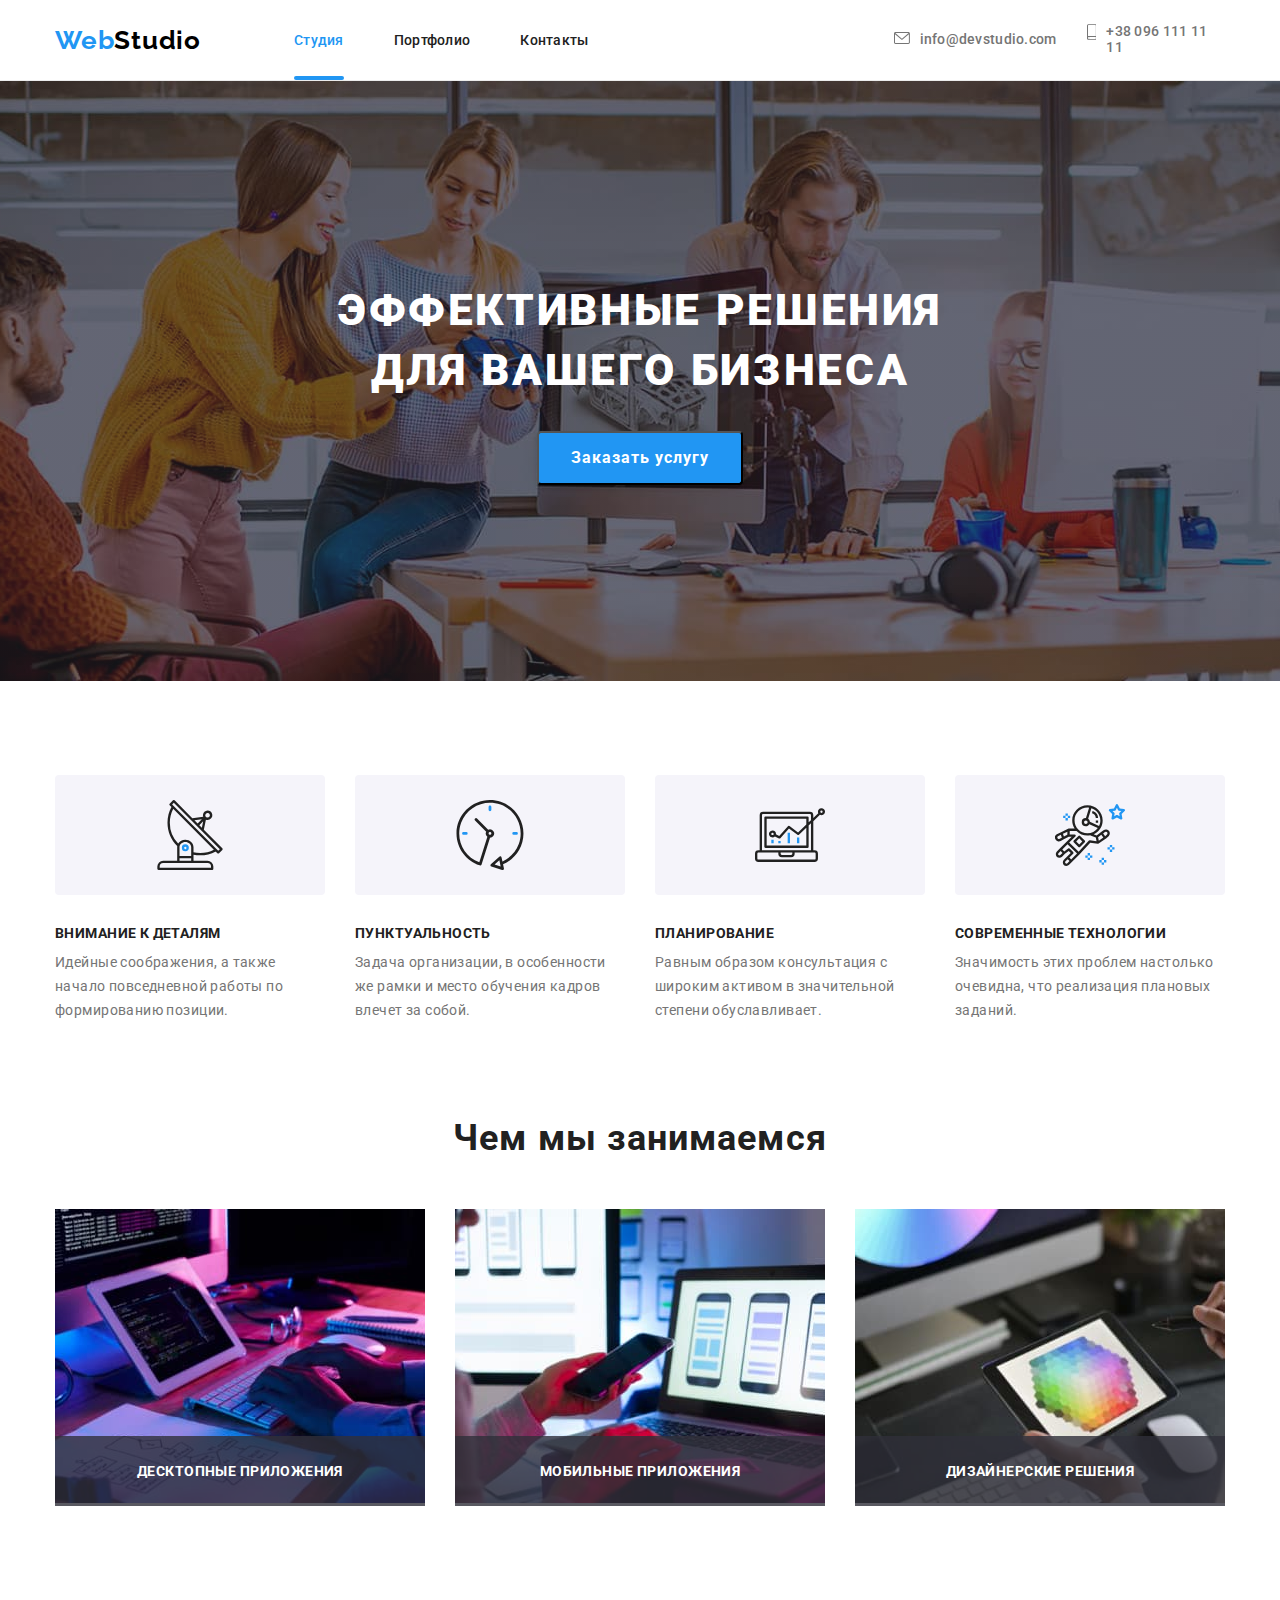
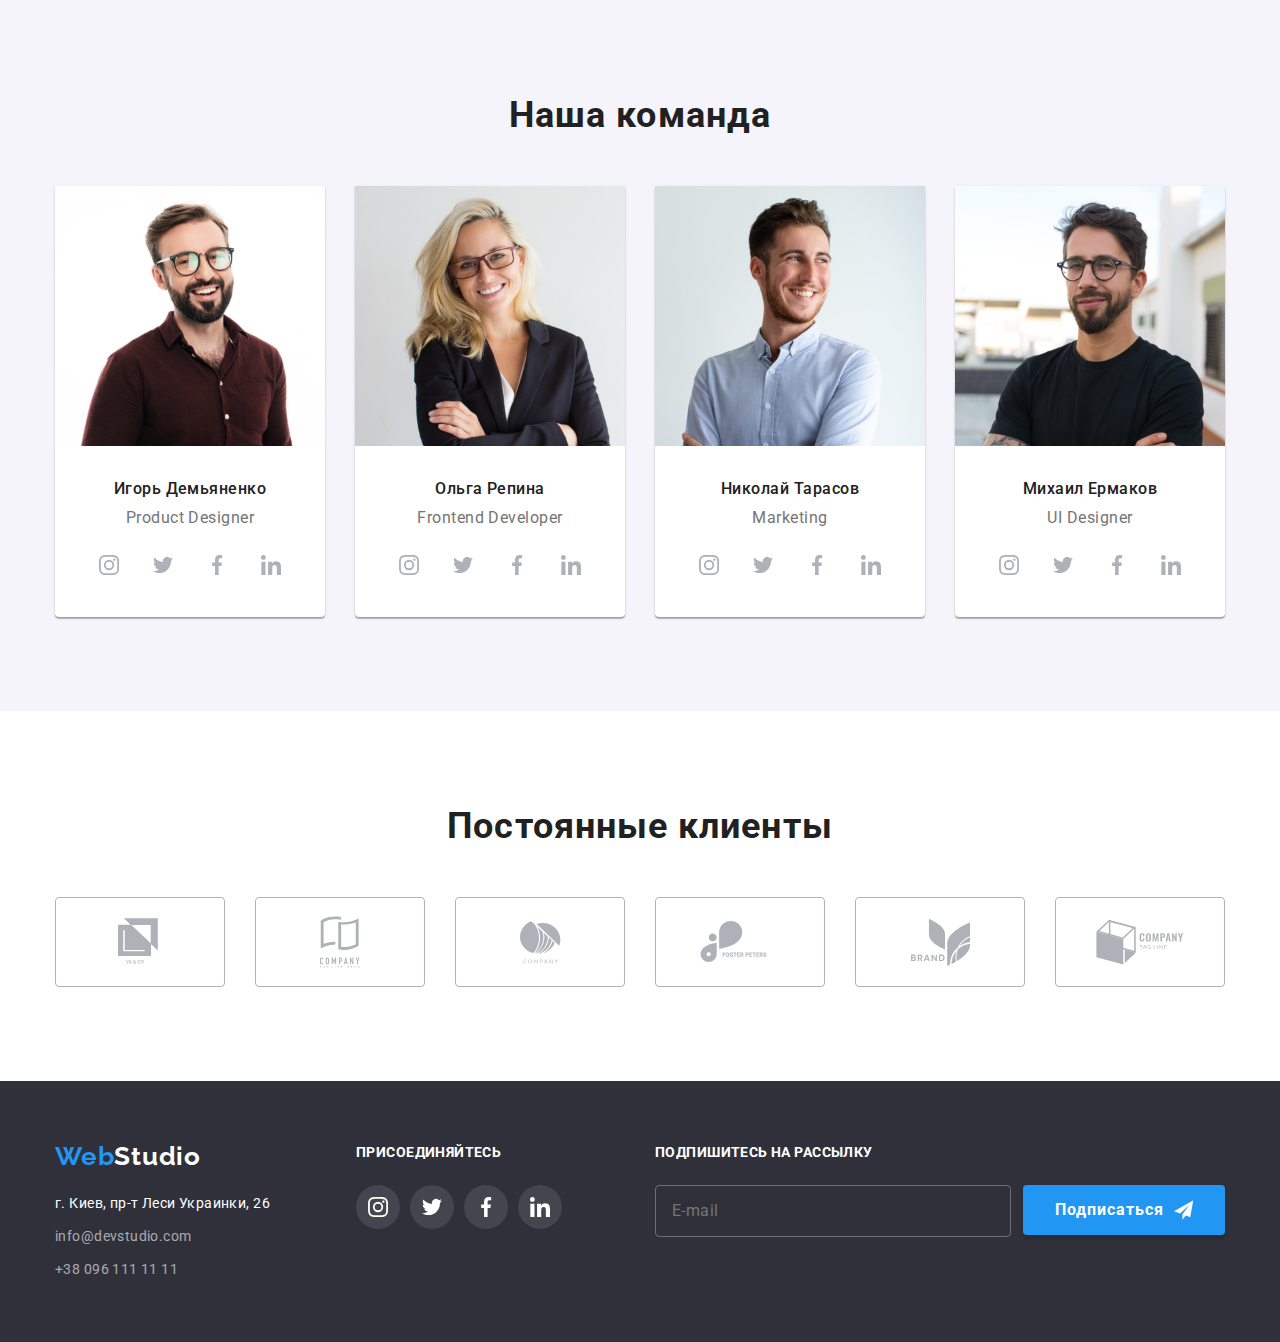
<file: index.html>
<!DOCTYPE html>
<html lang="ru">
	<head>
		<meta charset="UTF-8" />
		<meta name="viewport" content="width=device-width, initial-scale=1.0" />
		<title>Студия</title>
		<link
			rel="stylesheet"
			href="https://cdnjs.cloudflare.com/ajax/libs/modern-normalize/1.0.0/modern-normalize.min.css"
		/>
		<link rel="preconnect" href="https://fonts.gstatic.com" />
		<link
			href="https://fonts.googleapis.com/css2?family=Raleway:wght@700&family=Roboto:wght@400;500;700;900&display=swap"
			rel="stylesheet"
		/>
		<link rel="stylesheet" href="./css/main.min.css" />
	</head>
	<body>
		<header class="header">
			<div class="container">
				<nav class="navigation">
					<a class="logo link" href="/index.html" lang="en">
						Web
						<span class="logo__black">Studio</span>
					</a>
					<ul class="menu-list list">
						<li class="menu-list__item">
							<a class="menu-list__link active_link link" href="#">Студия</a>
						</li>
						<li class="menu-list__item">
							<a class="menu-list__link link" href="./portfolio.html">Портфолио</a>
						</li>
						<li class="menu-list__item">
							<a class="menu-list__link link" href="./index.html">Контакты</a>
						</li>
					</ul>
				</nav>
				<address class="address">
					<a class="contact_mail link" href="mailto:info@devstudio.com">
						<svg class="pic_envelope" width="16px" height="12px">
							<use href="./images_svg/sprite.svg#envelope"></use>
						</svg>
						info@devstudio.com
					</a>
					<a class="contact_tel link" href="tel:+380961111111">
						<svg class="pic_smartphone" width="10px" height="16px">
							<use href="./images_svg/sprite.svg#smartphone"></use>
						</svg>
						+38 096 111 11 11
					</a>
				</address>
			</div>
		</header>
		<main>
			<!---HERO-->
			<section class="hero">
				<h1 class="hero__title">
					Эффективные решения
					<br />
					для вашего бизнеса
				</h1>
				<button class="button" type="button" data-modal-open>Заказать услугу</button>
			</section>

			<!---Особенности-->
			<section class="features">
				<div class="container">
					<h2 class="features__title visually-hidden">Особенности</h2>
					<ul class="features__list list">
						<li class="features__list__item icon-antenna">
							<div class="features__item-pic">
								<svg class="features__pic">
									<use href="./images_svg/sprite.svg#antenna"></use>
								</svg>
							</div>
							<h3 class="features__item-title">Внимание к деталям</h3>
							<p class="features__item-description">
								Идейные соображения, а также начало повседневной работы по формированию позиции.
							</p>
						</li>
						<li class="features__list__item icon-clock">
							<div class="features__item-pic">
								<svg class="features__pic">
									<use href="./images_svg/sprite.svg#clock"></use>
								</svg>
							</div>
							<h3 class="features__item-title">Пунктуальность</h3>
							<p class="features__item-description">
								Задача организации, в особенности же рамки и место обучения кадров влечет за собой.
							</p>
						</li>
						<li class="features__list__item icon-diagram">
							<div class="features__item-pic">
								<svg class="features__pic">
									<use href="./images_svg/sprite.svg#diagram"></use>
								</svg>
							</div>
							<h3 class="features__item-title">Планирование</h3>
							<p class="features__item-description">
								Равным образом консультация с широким активом в значительной степени обуславливает.
							</p>
						</li>
						<li class="features__list__item icon-astronaut">
							<div class="features__item-pic">
								<svg class="features__pic">
									<use href="./images_svg/sprite.svg#astronaut"></use>
								</svg>
							</div>
							<h3 class="features__item-title">Современные технологии</h3>
							<p class="features__item-description">
								Значимость этих проблем настолько очевидна, что реализация плановых заданий.
							</p>
						</li>
					</ul>
				</div>
			</section>

			<!--Чем мы занимаемся-->
			<section class="about">
				<div class="container">
					<h2 class="about__title">Чем мы занимаемся</h2>
					<ul class="about__list list">
						<li class="about__img">
							<img src="./images/box_1.jpg" alt="box_1" width="370" />
							<p class="label">Десктопные приложения</p>
						</li>
						<li class="about__img">
							<img src="./images/box_2.jpg" alt="box_2" width="370" />
							<p class="label">Мобильные приложения</p>
						</li>
						<li class="about__img">
							<img src="./images/box_3.jpg" alt="box_3" width="370" />
							<p class="label">Дизайнерские решения</p>
						</li>
					</ul>
				</div>
			</section>

			<!--Наша команда-->
			<section class="our_team">
				<h2 class="our_team__title">Наша команда</h2>
				<div class="container">
					<ul class="our_team__list list">
						<li class="our_team__item">
							<img class="our_team__img" src="./images/demjanenko.jpg" alt="Игорь Демьяненко (фото)" width="270" />
							<h3 class="our_team__person">Игорь Демьяненко</h3>
							<p class="our_team__profession" lang="en">Product Designer</p>
							<ul class="social-list list">
								<li class="social_item icon-instagram">
									<a class="link-social" href="https://www.instagram.com/" aria-label="instagram">
										<svg class="icon-link">
											<use href="./images_svg/sprite.svg#instagram"></use>
										</svg>
									</a>
								</li>
								<li class="social_item icon-twitter">
									<a class="link-social" href="https://twitter.com/?lang=ru" aria-label="twitter">
										<svg class="icon-link">
											<use href="./images_svg/sprite.svg#twitter"></use>
										</svg>
									</a>
								</li>
								<li class="social_item icon-facebook">
									<a class="link-social" href="https://www.facebook.com/" aria-label="facebook">
										<svg class="icon-link">
											<use href="./images_svg/sprite.svg#facebook"></use>
										</svg>
									</a>
								</li>
								<li class="social_item icon-linkedin">
									<a
										class="link-social"
										href="https://www.linkedin.com/authwall?trk=bf&trkInfo=AQFQU4GR1DfptQAAAXaBrENY4tUHcgxnQT-7zcfJdnDuVNA3asmFvfvqSu0NkFpVjfwIOHPbWcX_E11xOpwyYZSCx-Q_JW-6I7pPxdfFWjn7p-mJKkLdEw6dqwgr5nu7y8K1pEQ=&originalReferer=https://www.google.com/&sessionRedirect=https%3A%2F%2Fru.linkedin.com%2F"
										aria-label="linkedin"
									>
										<svg class="icon-link">
											<use href="./images_svg/sprite.svg#linkedin"></use>
										</svg>
									</a>
								</li>
							</ul>
						</li>
						<li class="our_team__item">
							<img class="our_team__img" src="./images/repina.jpg" alt="Ольга Репина (фото)" width="270" />
							<h3 class="our_team__person">Ольга Репина</h3>
							<p class="our_team__profession" lang="en">Frontend Developer</p>
							<ul class="social-list list">
								<li class="social_item icon-instagram">
									<a class="link-social" href="https://www.instagram.com/" aria-label="instagram">
										<svg class="icon-link">
											<use href="./images_svg/sprite.svg#instagram"></use>
										</svg>
									</a>
								</li>
								<li class="social_item icon-twitter">
									<a class="link-social" href="https://twitter.com/?lang=ru" aria-label="twitter">
										<svg class="icon-link">
											<use href="./images_svg/sprite.svg#twitter"></use>
										</svg>
									</a>
								</li>
								<li class="social_item icon-facebook">
									<a class="link-social" href="https://www.facebook.com/" aria-label="facebook">
										<svg class="icon-link">
											<use href="./images_svg/sprite.svg#facebook"></use>
										</svg>
									</a>
								</li>
								<li class="social_item icon-linkedin">
									<a
										class="link-social"
										href="https://www.linkedin.com/authwall?trk=bf&trkInfo=AQFQU4GR1DfptQAAAXaBrENY4tUHcgxnQT-7zcfJdnDuVNA3asmFvfvqSu0NkFpVjfwIOHPbWcX_E11xOpwyYZSCx-Q_JW-6I7pPxdfFWjn7p-mJKkLdEw6dqwgr5nu7y8K1pEQ=&originalReferer=https://www.google.com/&sessionRedirect=https%3A%2F%2Fru.linkedin.com%2F"
										aria-label="linkedin"
									>
										<svg class="icon-link">
											<use href="./images_svg/sprite.svg#linkedin"></use>
										</svg>
									</a>
								</li>
							</ul>
						</li>
						<li class="our_team__item">
							<img class="our_team__img" src="./images/tarasov.jpg" alt="Николай Тарасов (фото)" width="270" />
							<h3 class="our_team__person">Николай Тарасов</h3>
							<p class="our_team__profession" lang="en">Marketing</p>
							<ul class="social-list list">
								<li class="social_item icon-instagram">
									<a class="link-social" href="https://www.instagram.com/" aria-label="instagram">
										<svg class="icon-link">
											<use href="./images_svg/sprite.svg#instagram"></use>
										</svg>
									</a>
								</li>
								<li class="social_item icon-twitter">
									<a class="link-social" href="https://twitter.com/?lang=ru" aria-label="twitter">
										<svg class="icon-link">
											<use href="./images_svg/sprite.svg#twitter"></use>
										</svg>
									</a>
								</li>
								<li class="social_item icon-facebook">
									<a class="link-social" href="https://www.facebook.com/" aria-label="facebook">
										<svg class="icon-link">
											<use href="./images_svg/sprite.svg#facebook"></use>
										</svg>
									</a>
								</li>
								<li class="social_item icon-linkedin">
									<a
										class="link-social"
										href="https://www.linkedin.com/authwall?trk=bf&trkInfo=AQFQU4GR1DfptQAAAXaBrENY4tUHcgxnQT-7zcfJdnDuVNA3asmFvfvqSu0NkFpVjfwIOHPbWcX_E11xOpwyYZSCx-Q_JW-6I7pPxdfFWjn7p-mJKkLdEw6dqwgr5nu7y8K1pEQ=&originalReferer=https://www.google.com/&sessionRedirect=https%3A%2F%2Fru.linkedin.com%2F"
										aria-label="linkedin"
									>
										<svg class="icon-link">
											<use href="./images_svg/sprite.svg#linkedin"></use>
										</svg>
									</a>
								</li>
							</ul>
						</li>
						<li class="our_team__item">
							<img class="our_team__img" src="./images/ermakov.jpg" alt="Михаил Ермаков (фото)" width="270" />
							<h3 class="our_team__person">Михаил Ермаков</h3>
							<p class="our_team__profession" lang="en">UI Designer</p>
							<ul class="social-list list">
								<li class="social_item icon-instagram">
									<a class="link-social" href="https://www.instagram.com/" aria-label="instagram">
										<svg class="icon-link">
											<use href="./images_svg/sprite.svg#instagram"></use>
										</svg>
									</a>
								</li>
								<li class="social_item icon-twitter">
									<a class="link-social" href="https://twitter.com/?lang=ru" aria-label="twitter">
										<svg class="icon-link">
											<use href="./images_svg/sprite.svg#twitter"></use>
										</svg>
									</a>
								</li>
								<li class="social_item icon-facebook">
									<a class="link-social" href="https://www.facebook.com/" aria-label="facebook">
										<svg class="icon-link">
											<use href="./images_svg/sprite.svg#facebook"></use>
										</svg>
									</a>
								</li>
								<li class="social_item icon-linkedin">
									<a
										class="link-social"
										href="https://www.linkedin.com/authwall?trk=bf&trkInfo=AQFQU4GR1DfptQAAAXaBrENY4tUHcgxnQT-7zcfJdnDuVNA3asmFvfvqSu0NkFpVjfwIOHPbWcX_E11xOpwyYZSCx-Q_JW-6I7pPxdfFWjn7p-mJKkLdEw6dqwgr5nu7y8K1pEQ=&originalReferer=https://www.google.com/&sessionRedirect=https%3A%2F%2Fru.linkedin.com%2F"
										aria-label="linkedin"
									>
										<svg class="icon-link">
											<use href="./images_svg/sprite.svg#linkedin"></use>
										</svg>
									</a>
								</li>
							</ul>
						</li>
					</ul>
				</div>
			</section>
			<!--Постоянные клиенты-->
			<section class="clients">
				<div class="container">
					<h2 class="clients__title">Постоянные клиенты</h2>
					<ul class="clients__list list">
						<li class="client">
							<a class="client__link" href="" aria-label="client__Logo">
								<svg class="client__icon" width="44" height="49">
									<use href="./images_svg/sprite.svg#logo-1"></use>
								</svg>
							</a>
						</li>
						<li class="client">
							<a class="client__link" href="" aria-label="client__Logo">
								<svg class="client__icon" width="40" height="52">
									<use href="./images_svg/sprite.svg#logo-2"></use>
								</svg>
							</a>
						</li>
						<li class="client">
							<a class="client__link" href="" aria-label="client__Logo">
								<svg class="client__icon" width="41" height="43">
									<use href="./images_svg/sprite.svg#logo-3"></use>
								</svg>
							</a>
						</li>
						<li class="client">
							<a class="client__link" href="" aria-label="client__Logo">
								<svg class="client__icon" width="80" height="42">
									<use href="./images_svg/sprite.svg#logo-4"></use>
								</svg>
							</a>
						</li>
						<li class="client">
							<a class="client__link" href="" aria-label="client__Logo">
								<svg class="client__icon" width="59" height="47">
									<use href="./images_svg/sprite.svg#logo-5"></use>
								</svg>
							</a>
						</li>
						<li class="client">
							<a class="client__link" href="" aria-label="client__Logo">
								<svg class="client__icon" width="88" height="45">
									<use href="./images_svg/sprite.svg#logo-6"></use>
								</svg>
							</a>
						</li>
					</ul>
				</div>
			</section>
		</main>
		<!--Footer-->
		<footer class="footer">
			<div class="container footer1">
				<div class="footer2">
					<a class="logo link" href="/" lang="en">
						Web
						<span class="logo__white">Studio</span>
					</a>
					<address class="footer__address">
						<p class="post_address">г. Киев, пр-т Леси Украинки, 26</p>
						<a class="footer__contact_mail link" href="mailto:info@devstudio.com">info@devstudio.com</a>
						<br />
						<a class="footer__contact_tel link" href="tel:+380961111111">+38 096 111 11 11</a>
					</address>
				</div>
				<div class="container footer__socials">
					<p class="contact_us">Присоединяйтесь</p>
					<ul class="footer__social-list list">
						<li class="social_item icon-instagram">
							<a class="link-social dark_bg" href="https://www.instagram.com/" aria-label="instagram">
								<svg class="icon-link">
									<use href="./images_svg/sprite.svg#instagram"></use>
								</svg>
							</a>
						</li>
						<li class="social_item icon-twitter">
							<a class="link-social dark_bg" href="https://twitter.com/?lang=ru" aria-label="twitter">
								<svg class="icon-link">
									<use href="./images_svg/sprite.svg#twitter"></use>
								</svg>
							</a>
						</li>
						<li class="social_item icon-facebook">
							<a class="link-social dark_bg" href="https://www.facebook.com/" aria-label="facebook">
								<svg class="icon-link">
									<use href="./images_svg/sprite.svg#facebook"></use>
								</svg>
							</a>
						</li>
						<li class="social_item icon-linkedin">
							<a
								class="link-social dark_bg"
								href="https://www.linkedin.com/authwall?trk=bf&trkInfo=AQFQU4GR1DfptQAAAXaBrENY4tUHcgxnQT-7zcfJdnDuVNA3asmFvfvqSu0NkFpVjfwIOHPbWcX_E11xOpwyYZSCx-Q_JW-6I7pPxdfFWjn7p-mJKkLdEw6dqwgr5nu7y8K1pEQ=&originalReferer=https://www.google.com/&sessionRedirect=https%3A%2F%2Fru.linkedin.com%2F"
								aria-label="linkedin"
							>
								<svg class="icon-link">
									<use href="./images_svg/sprite.svg#linkedin"></use>
								</svg>
							</a>
						</li>
					</ul>
				</div>
				<div class="container mail_input">
					<form>
						<p class="subscribe">Подпишитесь на рассылку</p>
						<div class="input_block">
							<input class="input" type="email" name="email" placeholder="E-mail" />

							<button type="button" class="button">
								Подписаться
								<svg class="icon-link" width="24" height="24">
									<use href="./images_svg/sprite.svg#icon_send"></use>
								</svg>
							</button>
						</div>
					</form>
				</div>
			</div>
		</footer>
		<div class="backdrop is-hidden" data-modal>
			<div class="modal">
				<button type="button" class="btn-close" data-modal-close>
					<svg class="icon-close" width="18" height="18">
						<use href="./images_svg/sprite.svg#close"></use>
					</svg>
				</button>
				<form action="#" class="modal__form">
					<p class="modal__form__title">Оставьте свои данные, мы вам перезвоним</p>
					<label class="modal__form__label">
						Имя
						<span class="modal__form__input-block">
							<input type="text" name="user_name" class="modal__form__input" />
							<svg class="icon_modal">
								<use href="./images_svg/sprite.svg#person-black"></use>
							</svg>
						</span>
					</label>

					<label class="modal__form__label">
						Телефон
						<span class="modal__form__input-block">
							<input type="tel" name="user_tel" class="modal__form__input" />
							<svg class="icon_modal">
								<use href="./images_svg/sprite.svg#phone-black"></use>
							</svg>
						</span>
					</label>

					<label class="modal__form__label">
						Почта
						<span class="modal__form__input-block">
							<input type="email" name="user_mail" class="modal__form__input" />
							<svg class="icon_modal">
								<use href="./images_svg/sprite.svg#email-black"></use>
							</svg>
						</span>
					</label>

					<label class="modal__form__label">
						Комментарий
						<textarea class="modal__form__comments" name="user_comments" placeholder="Введите текст"></textarea>
					</label>
					<input
						id="user_policy"
						type="checkbox"
						name="user_policy"
						value="accept_policy"
						class="modal-form-policy visually-hidden"
					/>
					<label for="user_policy" class="modal-form-policy__text">
						Соглашаюсь с рассылкой и принимаю&ensp;
						<a class="modal-form-policy__link" href="">Условия договора</a>
					</label>
					<button type="submit" class="modal-form__btn">Отправить</button>
				</form>
			</div>
		</div>
		<script src="./js/modal.js"></script>
	</body>
</html>
</file>
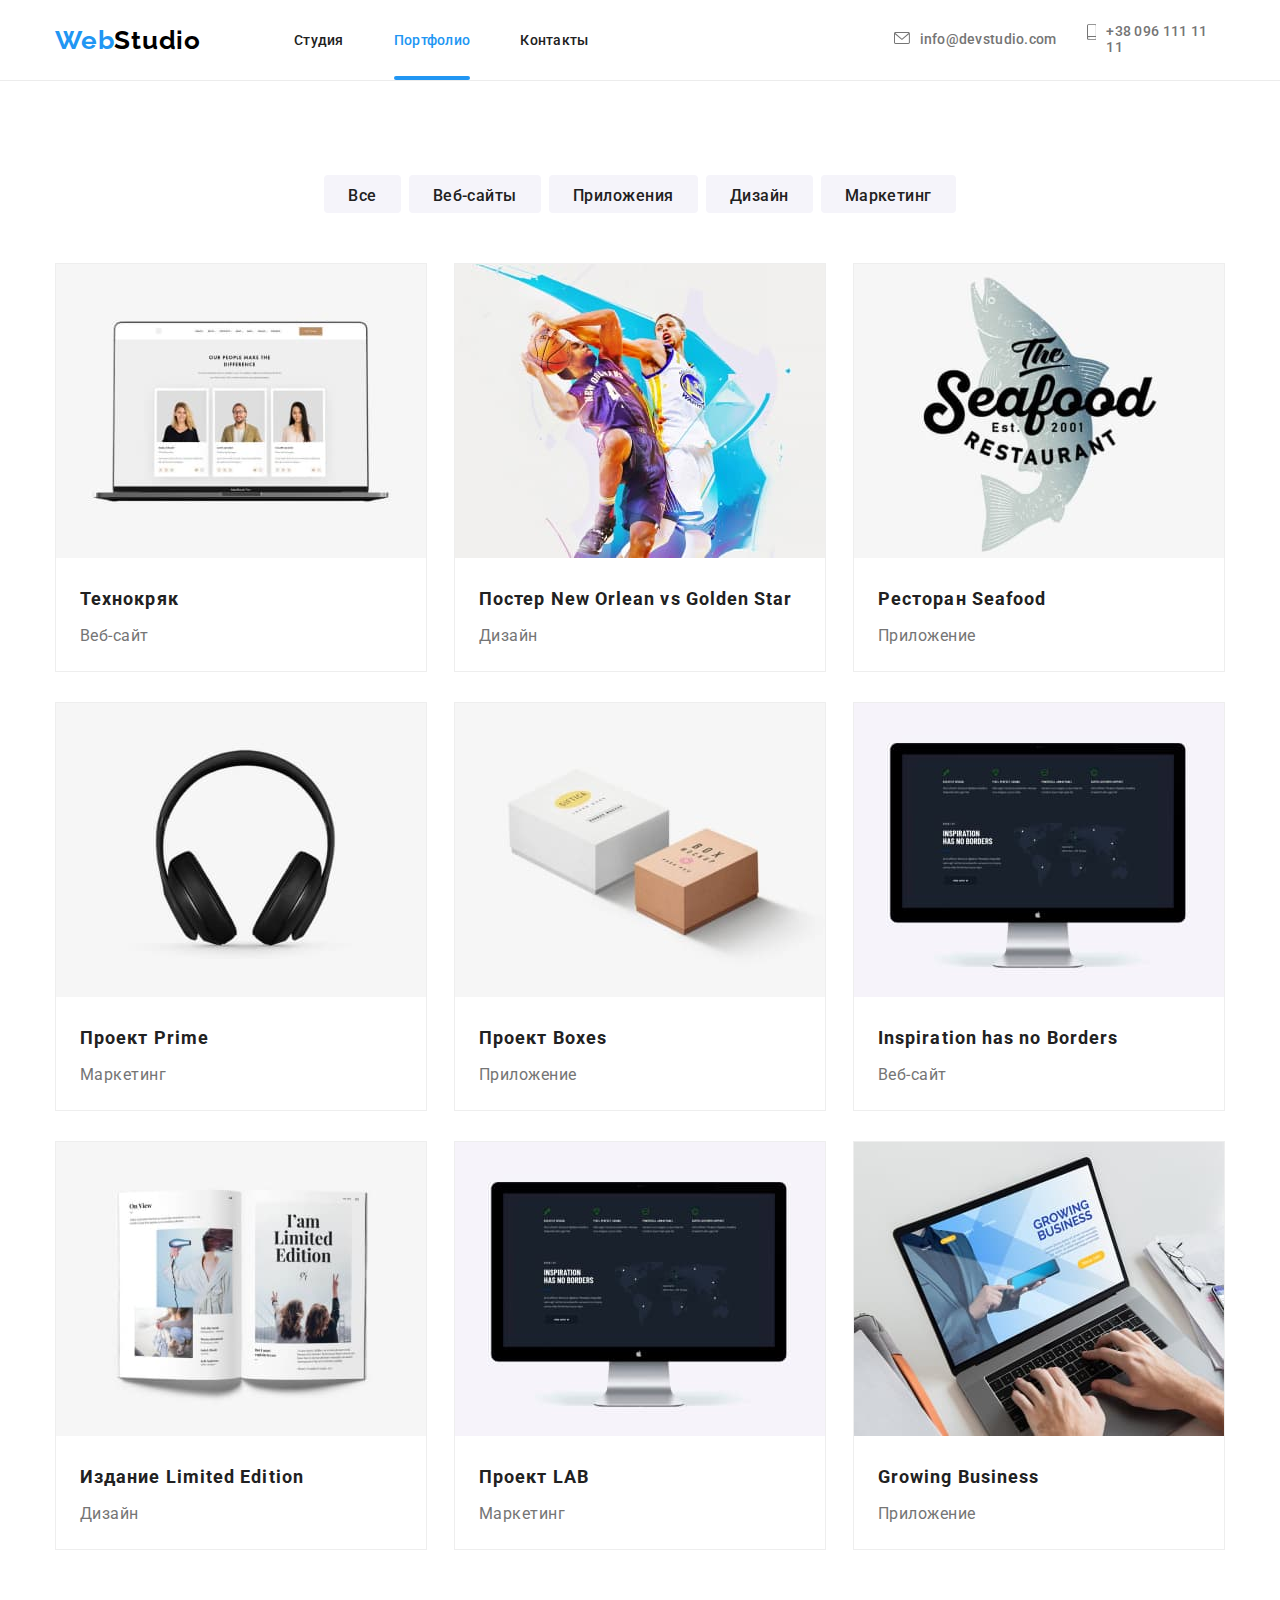
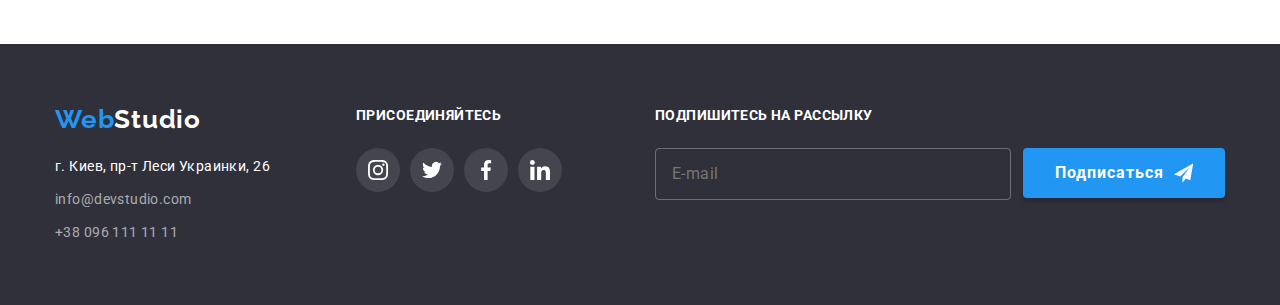
<file: portfolio.html>
<!DOCTYPE html>
<html lang="ru">
	<head>
		<meta charset="UTF-8" />
		<meta name="viewport" content="width=device-width, initial-scale=1.0" />
		<title>Портфолиоt</title>
		<link
			rel="stylesheet"
			href="https://cdnjs.cloudflare.com/ajax/libs/modern-normalize/1.0.0/modern-normalize.min.css"
		/>
		<link rel="preconnect" href="https://fonts.gstatic.com" />
		<link
			href="https://fonts.googleapis.com/css2?family=Raleway:wght@700&family=Roboto:wght@400;500;700;900&display=swap"
			rel="stylesheet"
		/>
		<link rel="stylesheet" href="./css/portfolio.min.css" />
	</head>
	<body>
		<header class="header">
			<div class="container">
				<nav class="navigation">
					<a class="logo link" href="/" lang="en">
						Web
						<span class="logo__black">Studio</span>
					</a>
					<ul class="menu-list list">
						<li class="menu-list__item">
							<a class="menu-list__link link" href="./index.html">Студия</a>
						</li>
						<li class="menu-list__item">
							<a class="menu-list__link active_link link" href="#">Портфолио</a>
						</li>
						<li class="menu-list__item">
							<a class="menu-list__link link" href="./index.html">Контакты</a>
						</li>
					</ul>
				</nav>
				<address class="address">
					<a class="contact_mail link" href="mailto:info@devstudio.com">
						<svg class="pic_envelope" width="16px" height="12px">
							<use href="./images_svg/sprite.svg#envelope"></use>
						</svg>
						info@devstudio.com
					</a>
					<a class="contact_tel link" href="tel:+380961111111">
						<svg class="pic_smartphone" width="10px" height="16px">
							<use href="./images_svg/sprite.svg#smartphone"></use>
						</svg>
						+38 096 111 11 11
					</a>
				</address>
			</div>
		</header>
		<main>
			<!--Фильтры-->
			<section class="filters">
				<div class="container">
					<h2 class="filters_title visually-hidden">Фильтры</h2>
					<div class="filters_buttons">
						<ul class="filters__list list">
							<li class="filters__name"><button class="button2" type="button">Все</button></li>
							<li class="filters__name"><button class="button2" type="button">Веб-сайты</button></li>
							<li class="filters__name"><button class="button2" type="button">Приложения</button></li>
							<li class="filters__name"><button class="button2" type="button">Дизайн</button></li>
							<li class="filters__name"><button class="button2" type="button">Маркетинг</button></li>
						</ul>
						<h2 class="visually-hidden">--Проекты--</h2>
						<ul class="project_list list">
							<li class="project_item">
								<a class="project_item_a" href="">
									<div class="image_box">
										<img class="project_image" src="./images_portfolio/tehnokrak.jpg" alt="Технокряк" />

										<p class="overlay">
											Технокряк это современная площадка распространения коронавируса. Компании используют эту платформу
											для цифрового шпионажа и атак на защищённые сервера конкурентов.
										</p>
									</div>
									<div class="proj_title">
										<h3 class="proj_name">Технокряк</h3>
										<p class="proj_description">Веб-сайт</p>
									</div>
								</a>
							</li>
							<li class="project_item">
								<a class="project_item_a" href="">
									<div class="image_box">
										<img
											class="project_image"
											src="./images_portfolio/new-orlean.jpg"
											alt="Постер New Orlean vs Golden Star"
										/>
										<p class="overlay">
											Технокряк это современная площадка распространения коронавируса. Компании используют эту платформу
											для цифрового шпионажа и атак на защищённые сервера конкурентов.
										</p>
									</div>

									<div class="proj_title">
										<h3 class="proj_name">Постер New Orlean vs Golden Star</h3>
										<p class="proj_description">Дизайн</p>
									</div>
								</a>
							</li>
							<li class="project_item">
								<a class="project_item_a" href="">
									<div class="image_box">
										<img class="project_image" src="./images_portfolio/Seafood.jpg" alt="Ресторан Seafood" />
										<p class="overlay">
											Технокряк это современная площадка распространения коронавируса. Компании используют эту платформу
											для цифрового шпионажа и атак на защищённые сервера конкурентов.
										</p>
									</div>
									<div class="proj_title">
										<h3 class="proj_name">Ресторан Seafood</h3>
										<p class="proj_description">Приложение</p>
									</div>
								</a>
							</li>
							<li class="project_item">
								<a class="project_item_a" href="">
									<div class="image_box">
										<img class="project_image" src="./images_portfolio/prime.jpg" alt="Проект Prime" />
										<p class="overlay">
											Технокряк это современная площадка распространения коронавируса. Компании используют эту платформу
											для цифрового шпионажа и атак на защищённые сервера конкурентов.
										</p>
									</div>
									<div class="proj_title">
										<h3 class="proj_name">Проект Prime</h3>
										<p class="proj_description">Маркетинг</p>
									</div>
								</a>
							</li>
							<li class="project_item">
								<a class="project_item_a" href="">
									<div class="image_box">
										<img class="project_image" src="./images_portfolio/boxes.jpg" alt="Проект Boxes" />
										<p class="overlay">
											Технокряк это современная площадка распространения коронавируса. Компании используют эту платформу
											для цифрового шпионажа и атак на защищённые сервера конкурентов.
										</p>
									</div>
									<div class="proj_title">
										<h3 class="proj_name">Проект Boxes</h3>
										<p class="proj_description">Приложение</p>
									</div>
								</a>
							</li>
							<li class="project_item">
								<a class="project_item_a" href="">
									<div class="image_box">
										<img
											class="project_image"
											src="./images_portfolio/inspiration.jpg"
											alt="Inspiration has no Borders"
										/>

										<p class="overlay">
											Технокряк это современная площадка распространения коронавируса. Компании используют эту платформу
											для цифрового шпионажа и атак на защищённые сервера конкурентов.
										</p>
									</div>
									<div class="proj_title">
										<h3 class="proj_name">Inspiration has no Borders</h3>
										<p class="proj_description">Веб-сайт</p>
									</div>
								</a>
							</li>
							<li class="project_item">
								<a class="project_item_a" href="">
									<div class="image_box">
										<img
											class="project_image"
											src="./images_portfolio/limited-edition.jpg"
											alt="Издание Limited Edition"
										/>

										<p class="overlay">
											Технокряк это современная площадка распространения коронавируса. Компании используют эту платформу
											для цифрового шпионажа и атак на защищённые сервера конкурентов.
										</p>
									</div>
									<div class="proj_title">
										<h3 class="proj_name">Издание Limited Edition</h3>
										<p class="proj_description">Дизайн</p>
									</div>
								</a>
							</li>
							<li class="project_item">
								<a class="project_item_a" href="">
									<div class="image_box">
										<img class="project_image" src="./images_portfolio/inspiration.jpg" alt="Проект LAB" />
										<p class="overlay">
											Технокряк это современная площадка распространения коронавируса. Компании используют эту платформу
											для цифрового шпионажа и атак на защищённые сервера конкурентов.
										</p>
									</div>
									<div class="proj_title">
										<h3 class="proj_name">Проект LAB</h3>
										<p class="proj_description">Маркетинг</p>
									</div>
								</a>
							</li>
							<li class="project_item">
								<a class="project_item_a" href="">
									<div class="image_box">
										<img class="project_image" src="./images_portfolio/growing-business.jpg" alt="Growing Business" />
										<p class="overlay">
											Технокряк это современная площадка распространения коронавируса. Компании используют эту платформу
											для цифрового шпионажа и атак на защищённые сервера конкурентов.
										</p>
									</div>
									<div class="proj_title">
										<h3 class="proj_name">Growing Business</h3>
										<p class="proj_description">Приложение</p>
									</div>
								</a>
							</li>
						</ul>
					</div>
				</div>
			</section>
		</main>
		<!--Footer-->
		<footer class="footer">
			<div class="container footer1">
				<div class="footer2">
					<a class="logo link" href="/" lang="en">
						Web
						<span class="logo__white">Studio</span>
					</a>
					<address class="footer__address">
						<p class="post_address">г. Киев, пр-т Леси Украинки, 26</p>
						<a class="footer__contact_mail link" href="mailto:info@devstudio.com">info@devstudio.com</a>
						<br />
						<a class="footer__contact_tel link" href="tel:+380961111111">+38 096 111 11 11</a>
					</address>
				</div>
				<div class="container footer__socials">
					<p class="contact_us">Присоединяйтесь</p>
					<ul class="footer__social-list list">
						<li class="social_item icon-instagram">
							<a class="link-social dark_bg" href="https://www.instagram.com/" aria-label="instagram">
								<svg class="icon-link">
									<use href="./images_svg/sprite.svg#instagram"></use>
								</svg>
							</a>
						</li>
						<li class="social_item icon-twitter">
							<a class="link-social dark_bg" href="https://twitter.com/?lang=ru" aria-label="twitter">
								<svg class="icon-link">
									<use href="./images_svg/sprite.svg#twitter"></use>
								</svg>
							</a>
						</li>
						<li class="social_item icon-facebook">
							<a class="link-social dark_bg" href="https://www.facebook.com/" aria-label="facebook">
								<svg class="icon-link">
									<use href="./images_svg/sprite.svg#facebook"></use>
								</svg>
							</a>
						</li>
						<li class="social_item icon-linkedin">
							<a
								class="link-social dark_bg"
								href="https://www.linkedin.com/authwall?trk=bf&trkInfo=AQFQU4GR1DfptQAAAXaBrENY4tUHcgxnQT-7zcfJdnDuVNA3asmFvfvqSu0NkFpVjfwIOHPbWcX_E11xOpwyYZSCx-Q_JW-6I7pPxdfFWjn7p-mJKkLdEw6dqwgr5nu7y8K1pEQ=&originalReferer=https://www.google.com/&sessionRedirect=https%3A%2F%2Fru.linkedin.com%2F"
								aria-label="linkedin"
							>
								<svg class="icon-link">
									<use href="./images_svg/sprite.svg#linkedin"></use>
								</svg>
							</a>
						</li>
					</ul>
				</div>
				<div class="container mail_input">
					<form>
						<p class="subscribe">Подпишитесь на рассылку</p>
						<div class="input_block">
							<input class="input" type="email" name="email" placeholder="E-mail" />

							<button type="button" class="button">
								Подписаться
								<svg class="icon-link" width="24" height="24">
									<use href="./images_svg/sprite.svg#icon_send"></use>
								</svg>
							</button>
						</div>
					</form>
				</div>
			</div>
		</footer>
	</body>
</html>
</file>
<file: css/main.min.css>
.visually-hidden{position:absolute !important;clip:rect(1px 1px 1px 1px);clip:rect(1px, 1px, 1px, 1px);padding:0 !important;border:0 !important;height:1px !important;width:1px !important;overflow:hidden}h1,h2,h3,h4,h5,h6,p{margin:0;padding:0}ul{margin:0;padding:0}body{font-family:"Roboto",sans-serif;font-style:normal;font-size:14px}.link{font-size:14px;font-weight:500;line-height:1.14;letter-spacing:.02em;font-style:normal;color:#212121;text-decoration:none;cursor:pointer;outline:none}.list{list-style:none}.img{display:block}.container{width:1200px;margin:0 auto;padding:0 15px}.header .logo{margin-right:93px}.logo{display:flex;font-family:"Raleway",sans-serif;font-size:26px;font-weight:700;line-height:1.192;letter-spacing:.03em;color:#2196f3}.logo__black{color:#000000}.address{display:flex;align-items:center}.button{font-size:16px;font-weight:700;line-height:1.87;letter-spacing:.06em;display:flex;align-items:center;margin:auto;margin-top:30px;min-width:200px;justify-content:center;color:#ffffff;padding:10px 32px;background:#2196f3;box-shadow:0px 4px 4px rgba(0,0,0,0.15);border-radius:4px;cursor:pointer;transition-property:background-color;transition-duration:250ms;transition-timing-function:cubic-bezier(0.4, 0, 0.2, 1)}.button:hover,.button:focus{background-color:#188ce8;outline:none}.social-list{display:flex;margin:16px 32px 30px;justify-content:space-between}.link-social{display:flex;justify-content:center;align-items:center;width:44px;height:44px;background-color:#ffffff;border-radius:50%;transition-property:background-color;transition-duration:250ms;transition-timing-function:cubic-bezier(0.4, 0, 0.2, 1)}.link-social:hover,.link-social:focus{background-color:#2196f3;outline:none}.icon-link{height:20px;width:20px;fill:#afb1b8;transition-property:fill;transition-duration:250ms;transition-timing-function:cubic-bezier(0.4, 0, 0.2, 1)}.link-social:hover .icon-link,.link-social:focus .icon-link{fill:#ffffff;outline:none}.header .container{display:flex;align-items:center;height:80px}.header::after{display:block;content:"";height:1px;background-color:#ececec}.navigation{display:flex;align-items:center}.menu-list{display:flex;margin-right:305px}.menu-list__item:not(:last-child){margin-right:50px}.menu-list__link{position:relative;overflow:hidden;transition:color 250ms cubic-bezier(0.4, 0, 0.2, 1)}.menu-list__link:hover,.menu-list__link:focus{color:#2196f3;outline:none}.contact_mail{margin-right:30px}.active_link{color:#2196f3;outline:none}.active_link::after{display:block;content:"";width:100%;height:4px;border-radius:2px;background-color:#2196f3;position:absolute;bottom:-32px}.pic_smartphone,.pic_envelope{margin-right:10px;fill:#757575;transition-property:fill;transition-duration:250ms;transition-timing-function:cubic-bezier(0.4, 0, 0.2, 1)}.contact_tel:hover .pic_smartphone,.contact_tel:focus .pic_smartphone,.contact_mail:hover .pic_smartphone,.contact_mail:focus .pic_smartphone,.contact_tel:hover .pic_envelope,.contact_tel:focus .pic_envelope,.contact_mail:hover .pic_envelope,.contact_mail:focus .pic_envelope{fill:#2196f3}.contact_mail,.contact_tel{display:flex;color:#757575;transition:color 250ms cubic-bezier(0.4, 0, 0.2, 1)}.contact_mail:hover,.contact_mail:focus,.contact_tel:hover,.contact_tel:focus{color:#2196f3;outline:none}.hero{min-height:600px;max-width:1600px;margin-left:auto;margin-right:auto;background-image:linear-gradient(to right, rgba(47,48,58,0.4), rgba(47,48,58,0.4)),url(../images/background.jpg);background-repeat:no-repeat;background-position:center;background-size:cover;background-color:#2f303a}.hero__title{font-size:44px;font-weight:900;line-height:1.36;letter-spacing:.06em;text-align:center;text-transform:uppercase;color:#ffffff;padding-top:200px}.features{padding-top:94px}.features__list{display:flex;align-items:center}.features__list__item{display:block;width:270px}.features__list__item:not(:last-child){margin-right:30px}.features__item-pic{display:block;padding:25px 100px;height:120px;margin-bottom:30px;background-color:#f5f4fa;border-radius:4px;justify-content:center}.features__pic{display:block;height:70px;width:70px;margin:0}.features__item-title{font-size:14px;font-weight:700;line-height:1.143;letter-spacing:.03em;text-transform:uppercase;color:#212121}.features__item-description{font-size:14px;font-weight:400;line-height:1.71;letter-spacing:.03em;color:#757575;margin-top:10px}.about{padding-top:94px;padding-bottom:94px}.about__title{font-size:36px;font-weight:700;line-height:1.167;letter-spacing:.03em;text-align:center;color:#212121}.about__list{display:flex;align-items:center;margin-top:50px}.about__img{position:relative;flex-basis:calc((100%-60) / 3);overflow:hidden}.about__img:not(:last-child){margin-right:30px}.label{display:block;width:100%;padding-top:27px;padding-bottom:27px;background-color:rgba(47,48,58,0.8);font-size:14px;font-weight:700;line-height:1.143;letter-spacing:.03em;text-align:center;text-transform:uppercase;color:#ffffff;position:absolute;bottom:0}.our_team{background:#f5f4fa;padding-top:94px;padding-bottom:94px}.our_team__title{font-size:36px;font-weight:700;line-height:1.167;letter-spacing:.03em;text-align:center;color:#212121;margin-bottom:50px}.our_team__list{display:flex}.our_team__item{display:block;flex-basis:calc((100%-90) / 4);background:#ffffff;box-shadow:0px 1px 3px rgba(0,0,0,0.12),0px 1px 1px rgba(0,0,0,0.14),0px 2px 1px rgba(0,0,0,0.2);border-radius:0px 0px 4px 4px}.our_team__item:not(:last-child){margin-right:30px}.our_team__person,.our_team__profession{font-size:16px;font-weight:500;line-height:1.1875;letter-spacing:.03em;color:#212121;margin-top:30px;text-align:center}.our_team__profession{font-weight:400;color:#757575;margin-top:10px}.clients{padding-top:94px;padding-bottom:94px}.clients__title{font-size:36px;font-weight:700;line-height:1.167;letter-spacing:.03em;text-align:center;color:#212121}.clients__list{display:flex;margin-top:50px;justify-content:space-between}.client__link{display:flex;justify-content:center;align-items:center;width:170px;height:90px;border:1px solid #afb1b8;border-radius:4px;background-color:#ffffff;transition-property:border;transition-duration:250ms;transition-timing-function:cubic-bezier(0.4, 0, 0.2, 1)}.client__link:hover,.client__link:focus{border:1px solid #2196f3;outline:none}.client__icon{display:block;fill:#afb1b8;transition-property:fill;transition-duration:250ms;transition-timing-function:cubic-bezier(0.4, 0, 0.2, 1)}.client__link:hover .client__icon,.client__link:focus .client__icon{fill:#2196f3;outline:none}.backdrop{position:fixed;left:0;top:0;width:100%;height:100%;background-color:rgba(0,0,0,0.1);transition:all 500ms linear}.backdrop.is-hidden{transition:all 500ms linear 500ms}.backdrop.is-hiddenn .modal{transform:translate(0) scale(0);transition:transform 1000ms linear 0ms}.modal{position:absolute;top:50%;left:50%;transform:translate(-50%, -50%) scale(1);width:528px;min-height:581px;z-index:100;background-color:#fff;padding:40px;transition:transform 1000ms linear 500ms}.btn-close{position:absolute;top:8px;right:8px;width:30px;height:30px;padding:0;background-color:#fff;border:1px solid rgba(0,0,0,0.1);border-radius:50%;cursor:pointer;transition-property:all;transition-duration:250ms;transition-timing-function:cubic-bezier(0.4, 0, 0.2, 1)}.icon-close{fill:#000000}.btn-close:hover .icon-close{outline:none;fill:#2196f3}.is-hidden{opacity:0;visibility:hidden;pointer-events:none}.modal__form{display:flex;flex-direction:column}.modal__form__input-block{position:relative;display:block;margin-top:4px}.modal__form__input{width:100%;height:40px;border:1px solid rgba(33,33,33,0.2);border-radius:4px;padding-left:42px;transition-property:border-color;transition-duration:250ms;transition-timing-function:cubic-bezier(0.4, 0, 0.2, 1)}.modal__form__input:focus{outline:none;border-color:#2196f3}.modal__form__label{margin-bottom:10px;font-size:12px;font-weight:400;line-height:1.167;letter-spacing:.01em;color:#757575}.modal__form__title{font-size:20px;font-weight:700;line-height:1.172;letter-spacing:.03em;text-align:center;color:#212121;margin-bottom:12px}.icon_modal{position:absolute;top:50%;transform:translateY(-50%);left:12px;display:block;width:18px;height:18px;fill:#212121;transition-property:fill;transition-duration:250ms;transition-timing-function:cubic-bezier(0.4, 0, 0.2, 1)}.modal__form__input:focus+.icon_modal{fill:#2196f3}.modal__form__comments{height:120px;width:100%;border:1px solid rgba(33,33,33,0.2);border-radius:4px;padding:12px 16px;margin-top:4px;resize:none;outline:none;transition-property:border-color;transition-duration:250ms;transition-timing-function:cubic-bezier(0.4, 0, 0.2, 1)}.modal__form__comments::placeholder{font-size:14px;font-weight:400;line-height:1.172;letter-spacing:.01em;color:rgba(117,117,117,0.5)}.modal__form__comments:focus{outline:none;border-color:#2196f3}.modal-form-policy__text{display:flex;align-items:center;justify-content:center;font-size:14px;font-weight:400;line-height:1.171;letter-spacing:.03em;color:#757575;margin-bottom:30px;margin-top:10px}.modal-form-policy__text::before{display:inline-block;content:"";width:16px;height:15px;border:1px solid #212121;border-radius:2px;margin-right:8px;transition-property:all;transition-duration:250ms;transition-timing-function:cubic-bezier(0.4, 0, 0.2, 1)}.modal-form-policy:checked+.modal-form-policy__text::before{border:transparent;background-image:url(../images_svg/icon_check.svg)}.modal-form-policy__link{color:#2196f3;text-decoration:none;position:relative}.modal-form-policy__link::after{display:block;content:"";width:100%;height:1px;background-color:#2196f3;position:absolute;bottom:4px}.modal-form__btn{font-weight:700;font-size:16px;line-height:1.87;display:block;align-items:center;margin:0 auto;min-width:200px;letter-spacing:0.06em;justify-content:center;color:#ffffff;padding:10px 55px;background:#2196f3;box-shadow:0px 4px 4px rgba(0,0,0,0.15);border-radius:4px;border-color:transparent;cursor:pointer;transition-property:background-color;transition-duration:250ms;transition-timing-function:cubic-bezier(0.4, 0, 0.2, 1)}.modal-form__btn:hover,.modal-form__btn:focus,.modal-form__btn:active{background-color:#188ce8;border-color:transparent;outline:none}.logo__white{color:#ffffff}.footer{background:#2f303a;max-width:1600px}.footer1{display:flex;min-width:1200px;padding-left:15px;padding-right:15px;font-size:14px;font-weight:400;line-height:1.71;letter-spacing:.03em;padding-top:60px;padding-bottom:60px}.footer2{display:block;width:231px}.footer__address{display:block}.post_address{font-style:normal;line-height:1.71;color:#ffffff;margin:20px 0 0 0}.footer__contact_mail,.footer__contact_tel{display:inline-block;font-style:normal;font-size:14px;font-weight:400;line-height:1.71;letter-spacing:.03em;color:rgba(255,255,255,0.6);margin-top:9px}.footer__socials{display:block;width:206px;padding:0;margin-left:70px}.footer__social-list{display:flex;margin-top:20px;list-style:none;height:44px;justify-content:space-between}.dark_bg{background-color:rgba(255,255,255,0.1);transition-property:background-color;transition-duration:250ms;transition-timing-function:cubic-bezier(0.4, 0, 0.2, 1)}.dark_bg:hover,.dark_bg:focus{background-color:#2196f3;outline:none}.dark_bg .icon-link,.dark_bg:focus .icon-link,.dark_bg:hover .icon-link{fill:#ffffff;outline:none}.contact_us{display:inline-block;font-size:14px;font-weight:700;line-height:1.143;letter-spacing:.03em;text-transform:uppercase;color:#ffffff}.mail_input{display:block;width:570px;padding:0;margin:0}.subscribe{display:inline-block;font-size:14px;font-weight:700;line-height:1.143;letter-spacing:.03em;text-transform:uppercase;color:#ffffff}.input_block{display:flex}.input{box-sizing:border-box;width:358px;padding-top:15px;padding-bottom:15px;padding-left:16px;margin-top:20px;margin-right:12px;background-color:transparent;border:1px solid rgba(255,255,255,0.3);border-radius:4px;font-weight:normal;font-size:16px;font-weight:400;line-height:1.25;letter-spacing:.03em;align-items:center;color:rgba(255,255,255,0.6)}.mail_input .button{display:flexbox;margin-top:20px;border:transparent;box-shadow:0px 4px 4px rgba(0,0,0,0.15)}.button .icon-link{display:block;margin-left:10px;fill:#ffffff}
/*# sourceMappingURL=main.min.css.map */
</file>
<file: css/portfolio.min.css>
.visually-hidden{position:absolute !important;clip:rect(1px 1px 1px 1px);clip:rect(1px, 1px, 1px, 1px);padding:0 !important;border:0 !important;height:1px !important;width:1px !important;overflow:hidden}h1,h2,h3,h4,h5,h6,p{margin:0;padding:0}ul{margin:0;padding:0}body{font-family:"Roboto",sans-serif;font-style:normal;font-size:14px}.link{font-size:14px;font-weight:500;line-height:1.14;letter-spacing:.02em;font-style:normal;color:#212121;text-decoration:none;cursor:pointer;outline:none}.list{list-style:none}.img{display:block}.container{width:1200px;margin:0 auto;padding:0 15px}.header .logo{margin-right:93px}.logo{display:flex;font-family:"Raleway",sans-serif;font-size:26px;font-weight:700;line-height:1.192;letter-spacing:.03em;color:#2196f3}.logo__black{color:#000000}.address{display:flex;align-items:center}.button{font-size:16px;font-weight:700;line-height:1.87;letter-spacing:.06em;display:flex;align-items:center;margin:auto;margin-top:30px;min-width:200px;justify-content:center;color:#ffffff;padding:10px 32px;background:#2196f3;box-shadow:0px 4px 4px rgba(0,0,0,0.15);border-radius:4px;cursor:pointer;transition-property:background-color;transition-duration:250ms;transition-timing-function:cubic-bezier(0.4, 0, 0.2, 1)}.button:hover,.button:focus{background-color:#188ce8;outline:none}.social-list{display:flex;margin:16px 32px 30px;justify-content:space-between}.link-social{display:flex;justify-content:center;align-items:center;width:44px;height:44px;background-color:#ffffff;border-radius:50%;transition-property:background-color;transition-duration:250ms;transition-timing-function:cubic-bezier(0.4, 0, 0.2, 1)}.link-social:hover,.link-social:focus{background-color:#2196f3;outline:none}.icon-link{height:20px;width:20px;fill:#afb1b8;transition-property:fill;transition-duration:250ms;transition-timing-function:cubic-bezier(0.4, 0, 0.2, 1)}.link-social:hover .icon-link,.link-social:focus .icon-link{fill:#ffffff;outline:none}.filters .container{padding-top:94px;padding-bottom:94px}.filters__list{display:flex;justify-content:center;align-items:center}.filters__name:not(:last-child){margin-right:8px}.button2{font-size:16px;font-weight:500;line-height:1.62;letter-spacing:.03em;text-align:center;color:#212121;margin:auto;height:38px;padding:6px 22px;background-color:#f5f4fa;border-radius:4px;border-color:transparent;cursor:pointer;transition:all 250ms cubic-bezier(0.4, 0, 0.2, 1)}.button2:hover,.button2:focus{background-color:#2196f3;color:#ffffff;outline:none}.overlay{padding:63px 24px;font-size:18px;font-weight:400;line-height:1.56;letter-spacing:.03em;color:#ffffff;background-color:rgba(33,150,243,0.9);position:absolute;width:100%;height:100%;top:0px;left:0px;transform:translateY(105%);transition:transform 250ms linear}.project_item:hover .overlay,.project_item_a:focus .overlay{transform:translateY(0);outline:none}.header .container{display:flex;align-items:center;height:80px}.header::after{display:block;content:"";height:1px;background-color:#ececec}.navigation{display:flex;align-items:center}.menu-list{display:flex;margin-right:305px}.menu-list__item:not(:last-child){margin-right:50px}.menu-list__link{position:relative;overflow:hidden;transition:color 250ms cubic-bezier(0.4, 0, 0.2, 1)}.menu-list__link:hover,.menu-list__link:focus{color:#2196f3;outline:none}.contact_mail{margin-right:30px}.active_link{color:#2196f3;outline:none}.active_link::after{display:block;content:"";width:100%;height:4px;border-radius:2px;background-color:#2196f3;position:absolute;bottom:-32px}.pic_smartphone,.pic_envelope{margin-right:10px;fill:#757575;transition-property:fill;transition-duration:250ms;transition-timing-function:cubic-bezier(0.4, 0, 0.2, 1)}.contact_tel:hover .pic_smartphone,.contact_tel:focus .pic_smartphone,.contact_mail:hover .pic_smartphone,.contact_mail:focus .pic_smartphone,.contact_tel:hover .pic_envelope,.contact_tel:focus .pic_envelope,.contact_mail:hover .pic_envelope,.contact_mail:focus .pic_envelope{fill:#2196f3}.contact_mail,.contact_tel{display:flex;color:#757575;transition:color 250ms cubic-bezier(0.4, 0, 0.2, 1)}.contact_mail:hover,.contact_mail:focus,.contact_tel:hover,.contact_tel:focus{color:#2196f3;outline:none}.logo__white{color:#ffffff}.footer{background:#2f303a;max-width:1600px}.footer1{display:flex;min-width:1200px;padding-left:15px;padding-right:15px;font-size:14px;font-weight:400;line-height:1.71;letter-spacing:.03em;padding-top:60px;padding-bottom:60px}.footer2{display:block;width:231px}.footer__address{display:block}.post_address{font-style:normal;line-height:1.71;color:#ffffff;margin:20px 0 0 0}.footer__contact_mail,.footer__contact_tel{display:inline-block;font-style:normal;font-size:14px;font-weight:400;line-height:1.71;letter-spacing:.03em;color:rgba(255,255,255,0.6);margin-top:9px}.footer__socials{display:block;width:206px;padding:0;margin-left:70px}.footer__social-list{display:flex;margin-top:20px;list-style:none;height:44px;justify-content:space-between}.dark_bg{background-color:rgba(255,255,255,0.1);transition-property:background-color;transition-duration:250ms;transition-timing-function:cubic-bezier(0.4, 0, 0.2, 1)}.dark_bg:hover,.dark_bg:focus{background-color:#2196f3;outline:none}.dark_bg .icon-link,.dark_bg:focus .icon-link,.dark_bg:hover .icon-link{fill:#ffffff;outline:none}.contact_us{display:inline-block;font-size:14px;font-weight:700;line-height:1.143;letter-spacing:.03em;text-transform:uppercase;color:#ffffff}.mail_input{display:block;width:570px;padding:0;margin:0}.subscribe{display:inline-block;font-size:14px;font-weight:700;line-height:1.143;letter-spacing:.03em;text-transform:uppercase;color:#ffffff}.input_block{display:flex}.input{box-sizing:border-box;width:358px;padding-top:15px;padding-bottom:15px;padding-left:16px;margin-top:20px;margin-right:12px;background-color:transparent;border:1px solid rgba(255,255,255,0.3);border-radius:4px;font-weight:normal;font-size:16px;font-weight:400;line-height:1.25;letter-spacing:.03em;align-items:center;color:rgba(255,255,255,0.6)}.mail_input .button{display:flexbox;margin-top:20px;border:transparent;box-shadow:0px 4px 4px rgba(0,0,0,0.15)}.button .icon-link{display:block;margin-left:10px;fill:#ffffff}.project_list{margin-top:50px;display:flex;flex-wrap:wrap;justify-content:space-between;align-items:center}.project_item{display:block;flex-basis:calc(100% - 60px)/3;padding:0;margin-bottom:30px;background:#ffffff;border:1px solid #eeeeee;text-decoration:none;cursor:pointer;transition:box-shadow 250ms cubic-bezier(0.4, 0, 0.2, 1)}.project_item_a{display:block;text-decoration:none}.project_item_a:focus,.project_item_a:hover{box-shadow:0px 1px 1px rgba(0,0,0,0.12),0px 4px 4px rgba(0,0,0,0.06),1px 4px 6px rgba(0,0,0,0.16);outline:none}.project_item:nth-last-child(-n+3){margin-bottom:0}.image_box{display:block;width:max-content;position:relative;overflow:hidden}.proj_title{display:block;padding:20px 24px;z-index:1}.proj_name{font-size:18px;font-weight:700;line-height:2;letter-spacing:.06em;color:#212121}.proj_description{font-size:16px;font-weight:400;line-height:1.87;letter-spacing:.03em;color:#757575;margin-top:4px}
/*# sourceMappingURL=portfolio.min.css.map */
</file>
